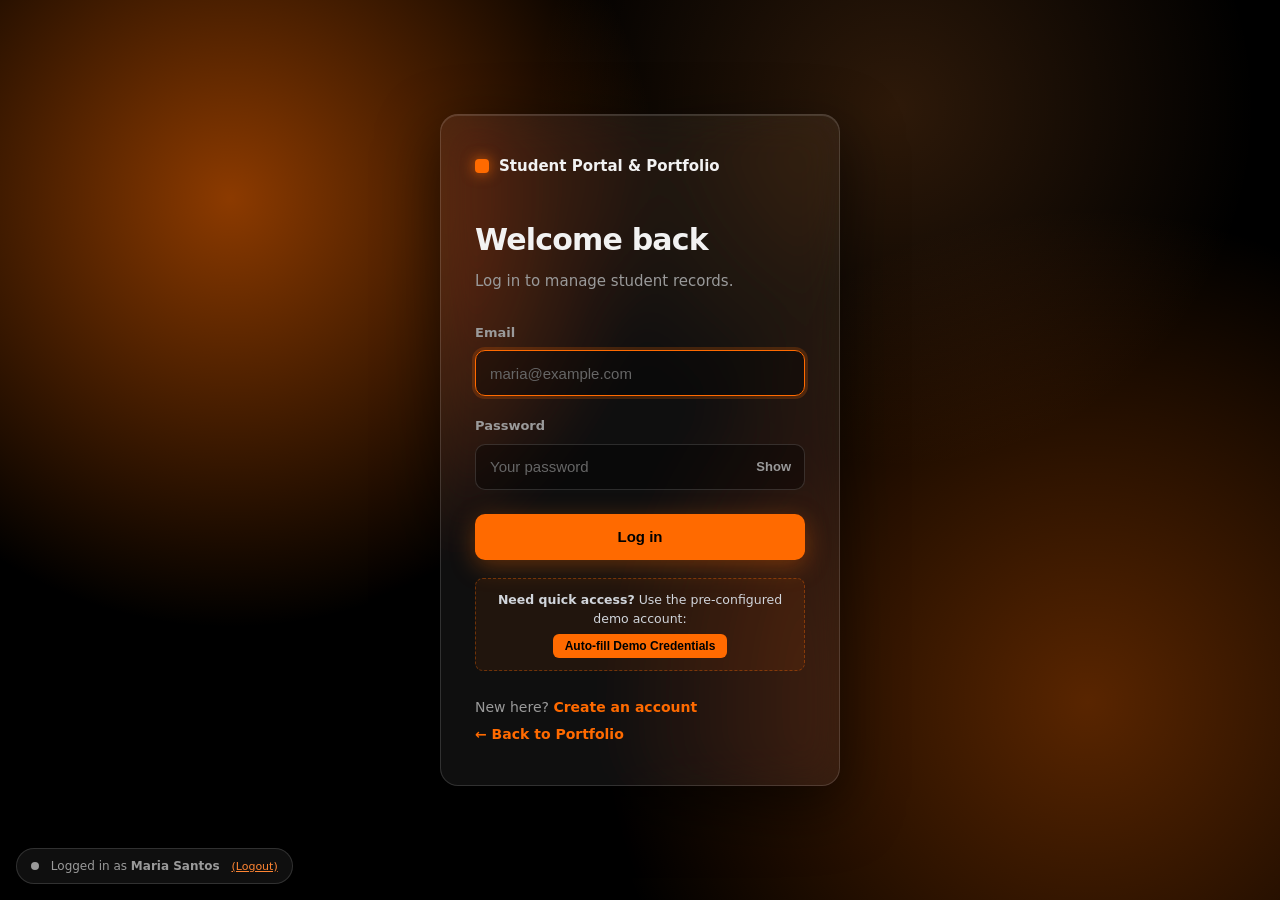
<file: login.html>
<!DOCTYPE html>
<html lang="en">
<head>
    <meta charset="UTF-8">
    <meta name="viewport" content="width=device-width, initial-scale=1">
    <title>Log in - Student Portal</title>
    <link rel="stylesheet" href="assets/css/auth.css">
    <style>
        .demo-box {
            margin-top: 18px;
            padding: 12px;
            border-radius: 8px;
            background: rgba(255, 106, 0, 0.08);
            border: 1px dashed rgba(255, 106, 0, 0.35);
            font-size: 12.5px;
            color: #d1d5db;
            text-align: center;
        }
        .demo-btn {
            display: inline-block;
            margin-top: 6px;
            padding: 5px 12px;
            border-radius: 6px;
            background: #ff6a00;
            color: #000;
            font-weight: 700;
            font-size: 12px;
            cursor: pointer;
            border: none;
        }
    </style>
</head>
<body>
<main class="auth">
    <a href="index.html" class="brand">Student Portal &amp; Portfolio</a>
    <h1>Welcome back</h1>
    <p class="sub">Log in to manage student records.</p>

    <!-- Error & Success Notices -->
    <div class="msg error" id="loginError" style="display: none;"></div>
    <div class="msg success" id="loginSuccess" style="display: none;"></div>

    <form id="loginForm" data-auth-form>
        <div class="field">
            <label for="email">Email</label>
            <input type="email" id="email" name="email" placeholder="maria@example.com"
                   autocomplete="email" required autofocus>
        </div>
        <div class="field">
            <label for="password">Password</label>
            <div class="pw">
                <input type="password" id="password" name="password" placeholder="Your password"
                       autocomplete="current-password" required>
                <button type="button" class="pw-toggle" aria-label="Show password">Show</button>
            </div>
        </div>
        <button type="submit" class="submit">Log in</button>
    </form>

    <div class="demo-box">
        <div><strong>Need quick access?</strong> Use the pre-configured demo account:</div>
        <button type="button" class="demo-btn" id="fillDemoBtn">Auto-fill Demo Credentials</button>
    </div>

    <p class="link-text">New here? <a href="signup.html">Create an account</a></p>
    <p class="link-text" style="margin-top: 6px;"><a href="index.html">&larr; Back to Portfolio</a></p>
</main>

<div class="status-indicator" id="authStatus"></div>

<script src="assets/js/db.js"></script>
<script src="assets/js/auth.js"></script>
<script>
    document.addEventListener("DOMContentLoaded", () => {
        const params = new URLSearchParams(window.location.search);
        const successBox = document.getElementById("loginSuccess");
        if (params.get("registered") === "1" && successBox) {
            successBox.textContent = "Account created successfully! You can log in now.";
            successBox.style.display = "block";
        } else if (params.get("loggedout") === "1" && successBox) {
            successBox.textContent = "You have been logged out.";
            successBox.style.display = "block";
        }

        // Demo credentials auto-fill
        const fillDemoBtn = document.getElementById("fillDemoBtn");
        if (fillDemoBtn) {
            fillDemoBtn.addEventListener("click", () => {
                document.getElementById("email").value = "maria@example.com";
                document.getElementById("password").value = "Password123!";
            });
        }
    });
</script>
</body>
</html>
</file>
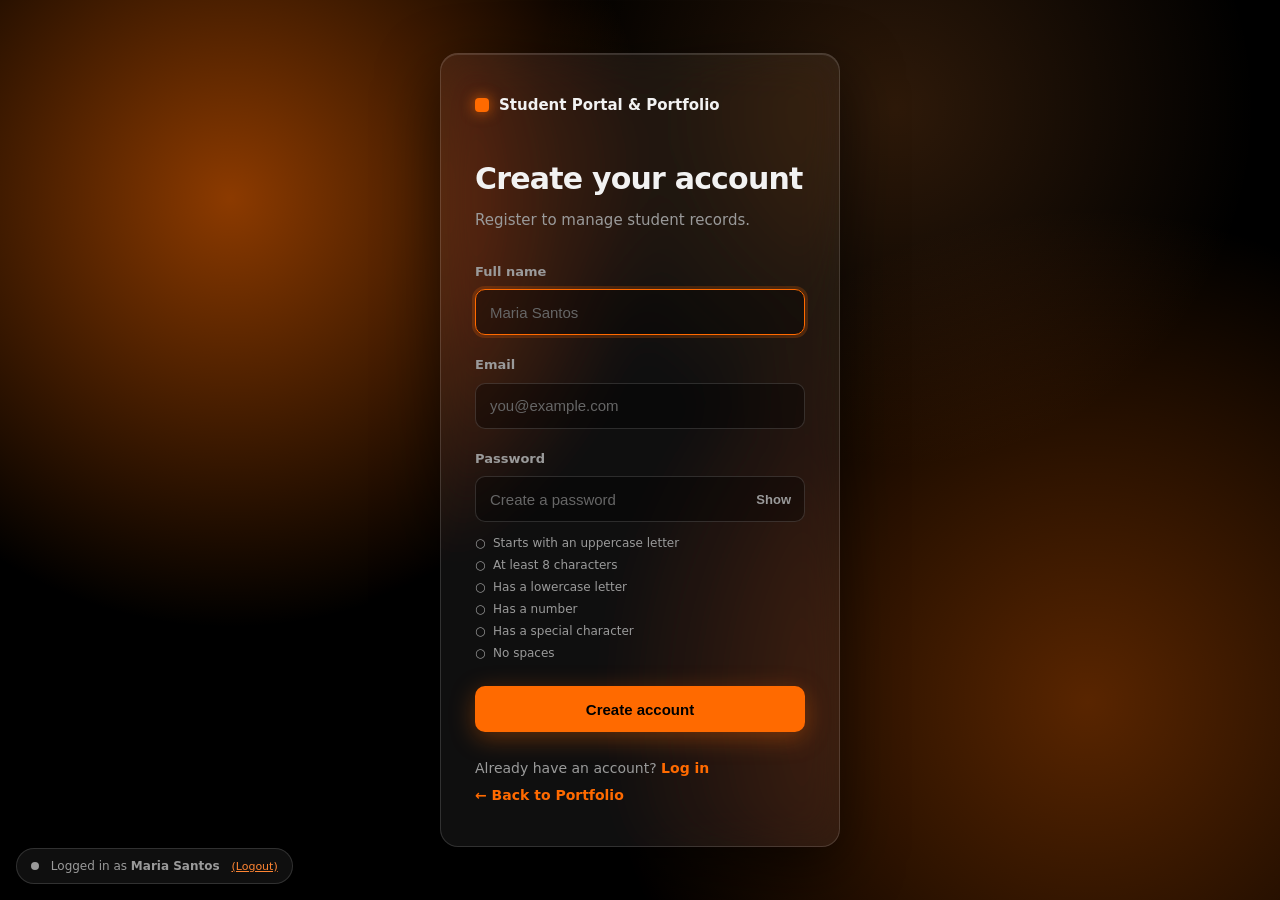
<file: signup.html>
<!DOCTYPE html>
<html lang="en">
<head>
    <meta charset="UTF-8">
    <meta name="viewport" content="width=device-width, initial-scale=1">
    <title>Sign Up - Student Portal</title>
    <link rel="stylesheet" href="assets/css/auth.css">
</head>
<body>
<main class="auth">
    <a href="index.html" class="brand">Student Portal &amp; Portfolio</a>
    <h1>Create your account</h1>
    <p class="sub">Register to manage student records.</p>

    <!-- Notices -->
    <div class="msg error" id="signupError" style="display: none;"></div>
    <div class="msg success" id="signupSuccess" style="display: none;"></div>

    <form id="signupForm" data-auth-form>
        <div class="field">
            <label for="name">Full name</label>
            <input type="text" id="name" name="name" placeholder="Maria Santos"
                   autocomplete="name" required autofocus>
        </div>
        <div class="field">
            <label for="email">Email</label>
            <input type="email" id="email" name="email" placeholder="you@example.com"
                   autocomplete="email" required>
        </div>
        <div class="field">
            <label for="password">Password</label>
            <div class="pw">
                <input type="password" id="password" name="password" placeholder="Create a password"
                       autocomplete="new-password" required minlength="8" maxlength="72">
                <button type="button" class="pw-toggle" aria-label="Show password">Show</button>
            </div>
            <ul class="rules" id="pwRules">
                <li data-rule="upper">Starts with an uppercase letter</li>
                <li data-rule="length">At least 8 characters</li>
                <li data-rule="lower">Has a lowercase letter</li>
                <li data-rule="number">Has a number</li>
                <li data-rule="special">Has a special character</li>
                <li data-rule="space">No spaces</li>
            </ul>
        </div>
        <button type="submit" class="submit">Create account</button>
    </form>

    <p class="link-text">Already have an account? <a href="login.html">Log in</a></p>
    <p class="link-text" style="margin-top: 6px;"><a href="index.html">&larr; Back to Portfolio</a></p>
</main>

<div class="status-indicator" id="authStatus"></div>

<script src="assets/js/db.js"></script>
<script src="assets/js/auth.js"></script>
</body>
</html>
</file>
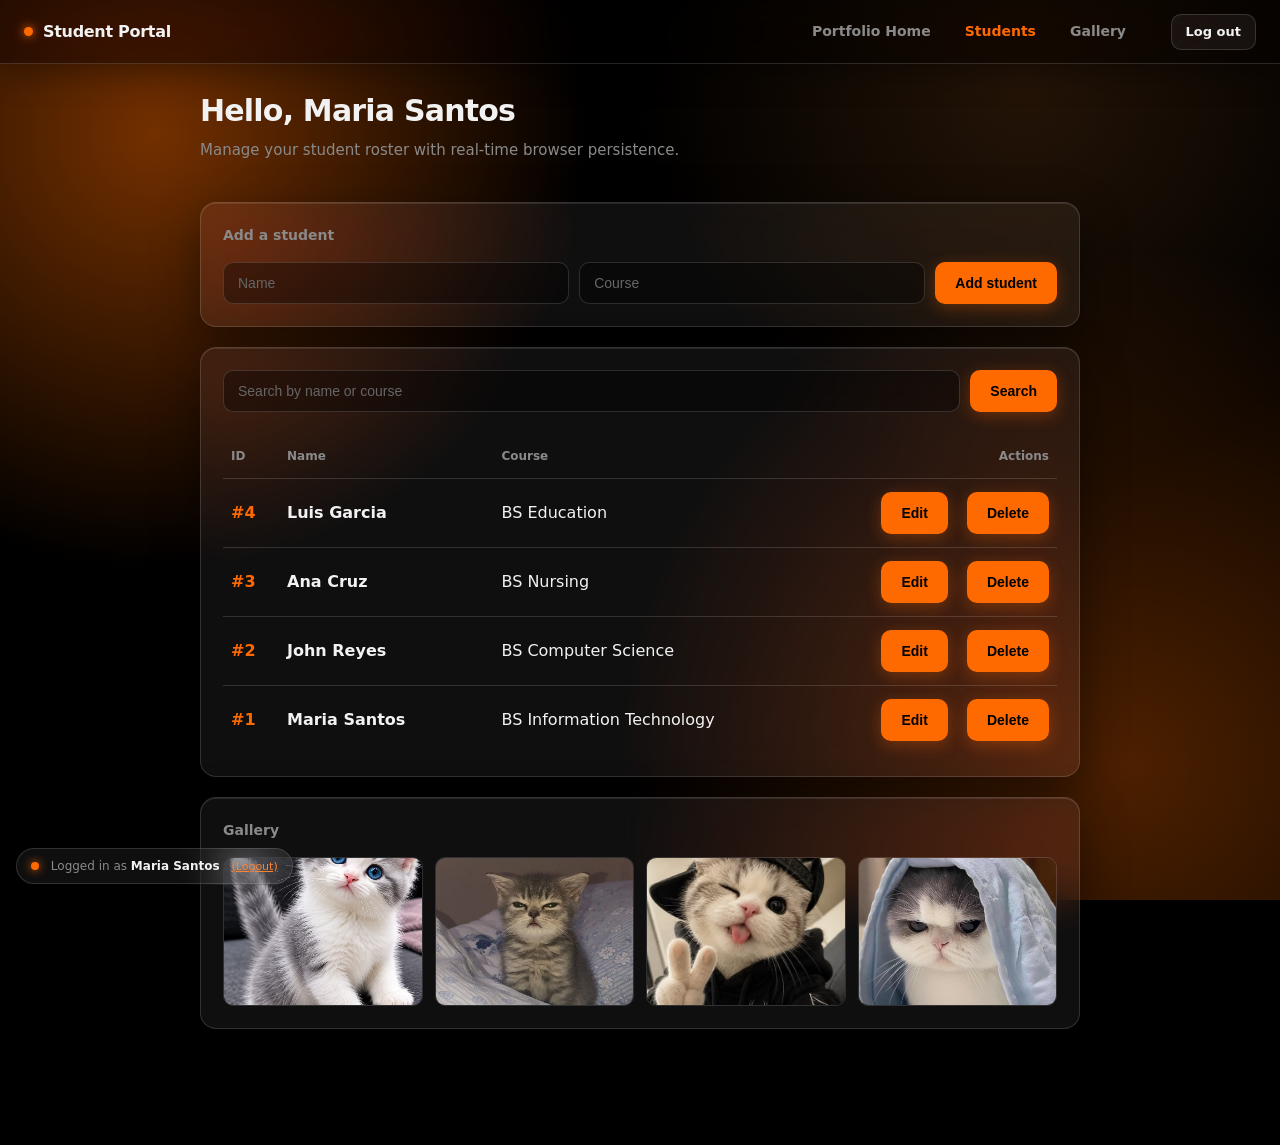
<file: student-portal.html>
<!DOCTYPE html>
<html lang="en">
<head>
    <meta charset="UTF-8">
    <meta name="viewport" content="width=device-width, initial-scale=1">
    <title>Student Portal - Dashboard</title>
    <link rel="stylesheet" href="assets/css/style.css">
    <style>
        /* Additional polish for standalone view */
        .toast-notify {
            position: fixed;
            top: 80px;
            right: 24px;
            background: rgba(20, 20, 24, 0.95);
            border: 1px solid var(--accent);
            padding: 12px 20px;
            border-radius: 8px;
            font-size: 13px;
            font-weight: 600;
            color: #fff;
            display: none;
            z-index: 999;
            box-shadow: 0 10px 30px rgba(0,0,0,0.7);
        }
        .toast-notify.show { display: block; }
    </style>
</head>
<body>

<!-- Navigation Bar -->
<nav class="navbar">
    <a href="index.html" class="brand">Student Portal</a>
    <ul>
        <li><a href="index.html">Portfolio Home</a></li>
        <li><a href="student-portal.html" class="active" style="color: var(--accent);">Students</a></li>
        <li><a href="#gallery">Gallery</a></li>
    </ul>
</nav>

<a href="#" class="butt" data-logout-btn>Log out</a>

<main class="page">
    <h1 id="welcomeGreeting">Student Records</h1>
    <p class="sub">Manage your student roster with real-time browser persistence.</p>

    <!-- Add / Edit Form Panel -->
    <section class="panel">
        <h2 id="formTitle">Add a student</h2>
        <form id="studentForm" class="student-form">
            <input type="hidden" id="studentId" value="">
            <input type="text" id="studentName" placeholder="Name" aria-label="Name" required>
            <input type="text" id="studentCourse" placeholder="Course" aria-label="Course" required>
            <button type="submit" id="formSubmitBtn">Add student</button>
            <button type="button" id="formCancelBtn" class="cancel" style="display:none; background:none; border:none; cursor:pointer;">Cancel</button>
        </form>
    </section>

    <!-- Search & Records Panel -->
    <section class="panel">
        <form id="searchForm" class="student-form search">
            <input type="text" id="searchInput" placeholder="Search by name or course" aria-label="Search">
            <button type="submit">Search</button>
            <button type="button" id="resetSearchBtn" class="cancel" style="display:none; background:none; border:none; cursor:pointer;">Reset</button>
        </form>

        <table>
            <thead>
                <tr>
                    <th>ID</th>
                    <th>Name</th>
                    <th>Course</th>
                    <th style="text-align: right;">Actions</th>
                </tr>
            </thead>
            <tbody id="studentTableBody">
                <!-- Rendered dynamically by assets/js/student-portal.js -->
            </tbody>
        </table>
    </section>

    <!-- Gallery Panel -->
    <section class="panel" id="gallery">
        <h2>Gallery</h2>
        <div class="gallery">
            <img src="assets/img/1.jpg" alt="Student Life 1">
            <img src="assets/img/2.jpg" alt="Student Life 2">
            <img src="assets/img/3.jpg" alt="Student Life 3">
            <img src="assets/img/4.jpg" alt="Student Life 4">
        </div>
    </section>
</main>

<!-- Status Toast -->
<div class="portal-toast" id="portalToast"></div>

<!-- Status indicator (bottom-left) -->
<div class="status-indicator" id="authStatus"></div>

<!-- Scripts -->
<script src="assets/js/db.js"></script>
<script src="assets/js/student-portal.js"></script>
<script src="assets/js/auth.js"></script>
<script>
    document.addEventListener("DOMContentLoaded", () => {
        const user = DB.getCurrentUser();
        const greeting = document.getElementById("welcomeGreeting");
        if (greeting && user) {
            greeting.textContent = `Hello, ${user.name}`;
        }
    });
</script>
</body>
</html>
</file>
<file: assets/css/auth.css>
/* Auth pages: glassmorphism, black + orange */
:root {
    --bg: #000;
    --glass: rgba(255, 255, 255, 0.06);
    --glass-strong: rgba(255, 255, 255, 0.09);
    --line: rgba(255, 255, 255, 0.14);
    --text: #f2f2f2;
    --muted: #9a9a9a;
    --accent: #ff6a00;
    --accent-hover: #ff8533;
    --error: #ff6b6b;
    --ok: #6fd98a;
}

* { box-sizing: border-box; }

body {
    display: flex;
    justify-content: center;
    align-items: center;
    min-height: 100vh;
    margin: 0;
    padding: 32px 24px;
    background: var(--bg);
    color: var(--text);
    font-family: "Segoe UI", system-ui, -apple-system, Helvetica, Arial, sans-serif;
    line-height: 1.5;
}

/* Soft orange light behind the glass, this is what gets blurred */
body::before {
    content: "";
    position: fixed;
    inset: 0;
    z-index: -1;
    background:
        radial-gradient(circle at 18% 22%, rgba(255, 106, 0, .55), transparent 34%),
        radial-gradient(circle at 85% 78%, rgba(255, 106, 0, .35), transparent 38%),
        radial-gradient(circle at 70% 12%, rgba(255, 140, 50, .18), transparent 30%);
}

.auth {
    width: 100%;
    max-width: 400px;
    padding: 40px 34px;
    background: var(--glass);
    -webkit-backdrop-filter: blur(22px) saturate(140%);
    backdrop-filter: blur(22px) saturate(140%);
    border: 1px solid var(--line);
    border-radius: 18px;
    box-shadow: 0 20px 60px rgba(0, 0, 0, .55), inset 0 1px 0 rgba(255, 255, 255, .12);
}

.brand {
    display: inline-flex;
    align-items: center;
    gap: 10px;
    margin-bottom: 40px;
    color: var(--text);
    font-size: 15px;
    font-weight: 700;
    text-decoration: none;
}
.brand::before {
    content: "";
    width: 14px;
    height: 14px;
    background: var(--accent);
    border-radius: 4px;
    box-shadow: 0 0 14px rgba(255, 106, 0, .8);
}

h1 { margin: 0 0 8px; font-size: 30px; font-weight: 700; letter-spacing: -0.8px; }
.sub { margin: 0 0 30px; font-size: 15px; color: var(--muted); }

/* Messages */
.msg {
    margin: 0 0 22px;
    padding: 10px 14px;
    font-size: 13px;
    background: rgba(0, 0, 0, .35);
    border: 1px solid var(--line);
    border-left: 3px solid var(--muted);
    border-radius: 8px;
}
.msg.error   { border-left-color: var(--error); color: var(--error); }
.msg.success { border-left-color: var(--ok);    color: var(--ok); }

/* Form */
form { display: flex; flex-direction: column; gap: 20px; }

.field label { display: block; margin-bottom: 8px; font-size: 13px; font-weight: 600; color: var(--muted); }
.field input {
    width: 100%;
    height: 46px;
    padding: 0 14px;
    background: rgba(0, 0, 0, .35);
    color: var(--text);
    border: 1px solid var(--line);
    border-radius: 10px;
    font-size: 15px;
    transition: border-color .15s ease, box-shadow .15s ease;
}
.field input::placeholder { color: #666; }
.field input:focus {
    border-color: var(--accent);
    box-shadow: 0 0 0 3px rgba(255, 106, 0, .2);
    outline: none;
}

/* Password */
.pw { position: relative; }
.pw input { padding-right: 64px; }
.pw-toggle {
    position: absolute;
    top: 0;
    right: 0;
    height: 46px;
    padding: 0 14px;
    background: none;
    border: none;
    color: var(--muted);
    font-size: 13px;
    font-weight: 600;
    cursor: pointer;
}
.pw-toggle:hover { color: var(--accent); }

/* Password rules checklist */
.rules { margin: 12px 0 0; padding: 0; list-style: none; display: grid; gap: 4px; }
.rules li { font-size: 12px; color: var(--muted); transition: color .15s ease; }
.rules li::before { content: "\25CB"; display: inline-block; width: 18px; }
.rules li.ok { color: var(--ok); }
.rules li.ok::before { content: "\2713"; }

.submit {
    height: 46px;
    margin-top: 4px;
    background: var(--accent);
    color: #000;
    border: none;
    border-radius: 10px;
    font-size: 15px;
    font-weight: 700;
    cursor: pointer;
    box-shadow: 0 6px 24px rgba(255, 106, 0, .35);
    transition: background-color .15s ease, box-shadow .15s ease;
}
.submit:hover { background: var(--accent-hover); box-shadow: 0 8px 28px rgba(255, 106, 0, .5); }
.submit:disabled { opacity: .6; cursor: wait; }

.submit:focus-visible, .pw-toggle:focus-visible,
.brand:focus-visible, .link-text a:focus-visible {
    outline: 2px solid var(--text);
    outline-offset: 2px;
}

.link-text { margin: 26px 0 0; font-size: 14px; color: var(--muted); }
.link-text a { color: var(--accent); font-weight: 600; text-decoration: none; }
.link-text a:hover { text-decoration: underline; }

/* Status indicator (bottom-left) */
.status-indicator {
    position: fixed;
    left: 16px;
    bottom: 16px;
    padding: 8px 14px;
    font-size: 12px;
    color: var(--muted);
    background: var(--glass);
    -webkit-backdrop-filter: blur(14px);
    backdrop-filter: blur(14px);
    border: 1px solid var(--line);
    border-radius: 999px;
}
.status-indicator .dot {
    display: inline-block;
    width: 8px;
    height: 8px;
    margin-right: 8px;
    border-radius: 50%;
    background: var(--muted);
}

@media (max-width: 440px) {
    .auth { padding: 32px 22px; }
}
</file>
<file: assets/css/style.css>
/* Student portal dashboard: minimal, black + orange */
:root {
    --bg: #000;
    --surface: #111;
    --field: #1b1b1b;
    --line: #2b2b2b;
    --text: #f2f2f2;
    --muted: #8a8a8a;
    --accent: #ff6a00;
    --accent-hover: #ff8533;
}

* { box-sizing: border-box; }

body {
    margin: 0;
    padding: 0 24px 96px;
    background: var(--bg);
    color: var(--text);
    font-family: "Segoe UI", system-ui, -apple-system, Helvetica, Arial, sans-serif;
    line-height: 1.5;
}

.page { max-width: 880px; margin: 0 auto; padding-top: 88px; }

h1 {
    margin: 0 0 6px;
    font-size: 30px;
    font-weight: 700;
    letter-spacing: -0.8px;
}
.sub { margin: 0 0 40px; color: var(--muted); font-size: 15px; }

h2 {
    margin: 0 0 16px;
    font-size: 14px;
    font-weight: 600;
    color: var(--muted);
}

a { color: var(--accent); text-decoration: none; }
a:hover { color: var(--accent-hover); text-decoration: underline; }

/* Log out */
.butt {
    position: absolute;
    top: 24px;
    right: 24px;
    padding: 7px 14px;
    color: var(--text);
    border: 1px solid var(--line);
    border-radius: 6px;
    font-size: 13px;
    font-weight: 600;
    transition: border-color .15s ease, color .15s ease;
}
.butt:hover { color: var(--accent); border-color: var(--accent); text-decoration: none; }

/* Panels */
.panel {
    margin-bottom: 20px;
    padding: 22px;
    background: var(--surface);
    border: 1px solid var(--line);
    border-radius: 8px;
}

/* Forms */
.student-form { display: flex; flex-wrap: wrap; align-items: center; gap: 10px; }
.student-form input[type="text"] { flex: 1 1 180px; }

input[type="text"] {
    height: 42px;
    padding: 0 14px;
    background: var(--field);
    color: var(--text);
    border: 1px solid var(--line);
    border-radius: 6px;
    font-size: 14px;
    transition: border-color .15s ease;
}
input[type="text"]::placeholder { color: #666; }
input[type="text"]:focus { border-color: var(--accent); outline: none; }

button {
    height: 42px;
    padding: 0 20px;
    background: var(--accent);
    color: #000;
    border: none;
    border-radius: 6px;
    font-size: 14px;
    font-weight: 700;
    cursor: pointer;
    transition: background-color .15s ease;
}
button:hover { background: var(--accent-hover); }

.cancel { color: var(--muted); font-size: 14px; }

button:focus-visible, a:focus-visible, input:focus-visible {
    outline: 2px solid var(--text);
    outline-offset: 2px;
}

/* Table */
table { width: 100%; margin-top: 18px; border-collapse: collapse; }
.search + table { margin-top: 22px; }
th, td {
    padding: 13px 8px;
    text-align: left;
    border-bottom: 1px solid var(--line);
}
th { color: var(--muted); font-size: 12px; font-weight: 600; }
tr:last-child td { border-bottom: none; }
td.id { width: 56px; color: var(--accent); font-weight: 600; }
td.actions { width: 120px; text-align: right; white-space: nowrap; }
td.actions > * { margin-left: 14px; }
td.empty { padding: 36px 8px; text-align: center; color: var(--muted); }
tbody tr:hover td, tr:hover td:not(.empty) { background: #161616; }

/* Delete looks like a link */
.inline-form { display: inline; }
.link-btn {
    height: auto;
    padding: 0;
    background: none;
    color: var(--muted);
    font: inherit;
    font-weight: 400;
}
.link-btn:hover { background: none; color: #ff5d5d; text-decoration: underline; }

/* Status indicator (bottom-left) */
.status-indicator {
    position: fixed;
    left: 16px;
    bottom: 16px;
    padding: 8px 14px;
    font-size: 12px;
    color: var(--muted);
    background: var(--surface);
    border: 1px solid var(--line);
    border-radius: 999px;
}
.status-indicator strong { color: var(--text); font-weight: 600; }
.status-indicator .dot {
    display: inline-block;
    width: 8px;
    height: 8px;
    margin-right: 8px;
    border-radius: 50%;
    background: var(--accent);
    box-shadow: 0 0 8px var(--accent);
}
.status-indicator.flash { animation: pulse 1s ease-in-out 3; }
@keyframes pulse { 50% { border-color: var(--accent); } }

@media (prefers-reduced-motion: reduce) {
    .status-indicator.flash { animation: none; }
}

@media (max-width: 560px) {
    .page { padding-top: 96px; }
    .panel { padding: 16px; }
    th, td { padding: 11px 4px; font-size: 14px; }
    td.actions { width: auto; }
}


/* ================= Glassmorphism ================= */
:root {
    --surface: rgba(255, 255, 255, 0.06);
    --field: rgba(0, 0, 0, 0.35);
    --line: rgba(255, 255, 255, 0.14);
}

body::before {
    content: "";
    position: fixed;
    inset: 0;
    z-index: -1;
    background:
        radial-gradient(circle at 12% 15%, rgba(255, 106, 0, .45), transparent 32%),
        radial-gradient(circle at 88% 85%, rgba(255, 106, 0, .30), transparent 38%),
        radial-gradient(circle at 80% 10%, rgba(255, 140, 50, .14), transparent 30%);
}

.panel, .butt, .status-indicator {
    -webkit-backdrop-filter: blur(20px) saturate(140%);
    backdrop-filter: blur(20px) saturate(140%);
}
.panel {
    border-radius: 16px;
    box-shadow: 0 16px 48px rgba(0, 0, 0, .45), inset 0 1px 0 rgba(255, 255, 255, .1);
}
.butt { background: rgba(255, 255, 255, .06); border-radius: 10px; }
input[type="text"] { border-radius: 10px; }
input[type="text"]:focus { box-shadow: 0 0 0 3px rgba(255, 106, 0, .2); }
button { border-radius: 10px; box-shadow: 0 4px 16px rgba(255, 106, 0, .3); }
.link-btn { box-shadow: none; }
tbody tr:hover td, tr:hover td:not(.empty) { background: rgba(255, 255, 255, .05); }
.status-indicator .dot { box-shadow: 0 0 10px var(--accent); }


/* ===== Added: navbar + gallery (matches black + orange glassmorphism) ===== */

html { scroll-behavior: smooth; }

/* Navigation bar: fixed glass bar across the top (the page's 88px top padding clears it) */
.navbar {
    position: fixed;
    top: 0;
    left: 0;
    right: 0;
    z-index: 100;
    height: 64px;
    padding: 0 140px 0 24px; /* right space = Log out button */
    display: flex;
    align-items: center;
    justify-content: space-between;
    gap: 20px;
    background: rgba(0, 0, 0, .45);
    border-bottom: 1px solid var(--line);
    box-shadow: 0 8px 32px rgba(0, 0, 0, .35);
    -webkit-backdrop-filter: blur(20px) saturate(140%);
    backdrop-filter: blur(20px) saturate(140%);
}
.navbar .brand {
    display: flex;
    align-items: center;
    color: var(--text);
    font-size: 16px;
    font-weight: 700;
    letter-spacing: -0.3px;
    white-space: nowrap;
}
.navbar .brand::before {
    content: "";
    width: 9px;
    height: 9px;
    margin-right: 10px;
    border-radius: 50%;
    background: var(--accent);
    box-shadow: 0 0 10px var(--accent);
}
.navbar .brand:hover { color: var(--accent); text-decoration: none; }

.navbar ul {
    display: flex;
    align-items: center;
    gap: 6px;
    margin: 0;
    padding: 0;
    list-style: none;
}
.navbar ul a {
    position: relative;
    display: block;
    padding: 8px 14px;
    color: var(--muted);
    font-size: 14px;
    font-weight: 600;
    border-radius: 10px;
    transition: color .15s ease, background-color .15s ease;
}
.navbar ul a::after {
    content: "";
    position: absolute;
    left: 14px;
    right: 14px;
    bottom: 3px;
    height: 2px;
    border-radius: 2px;
    background: var(--accent);
    box-shadow: 0 0 8px var(--accent);
    transform: scaleX(0);
    transition: transform .2s ease;
}
.navbar ul a:hover {
    color: var(--accent);
    background: rgba(255, 255, 255, .06);
    text-decoration: none;
}
.navbar ul a:hover::after { transform: scaleX(1); }

/* Log out button sits inside the bar, above it */
.butt {
    position: fixed;
    top: 14px;
    right: 24px;
    z-index: 101;
}

/* Gallery */
#gallery { scroll-margin-top: 88px; }

.gallery {
    display: grid;
    grid-template-columns: repeat(4, 1fr);
    gap: 12px;
}
.gallery img {
    display: block;
    width: 100%;
    height: auto;
    aspect-ratio: 4 / 3;
    object-fit: cover;
    border: 1px solid var(--line);
    border-radius: 10px;
    cursor: pointer;
    transition: transform .25s ease, border-color .25s ease, box-shadow .25s ease, filter .25s ease;
}
/* point at one image: it lifts, glows orange; the others dim */
.gallery:hover img:not(:hover) { filter: brightness(.55) saturate(.8); }
.gallery img:hover {
    transform: translateY(-4px) scale(1.06);
    border-color: var(--accent);
    box-shadow: 0 10px 28px rgba(255, 106, 0, .4);
    position: relative;
    z-index: 1;
}

@media (max-width: 560px) {
    .navbar { padding: 0 108px 0 16px; gap: 10px; }
    .navbar .brand { font-size: 0; }          /* keep just the glowing dot */
    .navbar .brand::before { margin-right: 0; }
    .navbar ul { gap: 0; }
    .navbar ul a { padding: 8px 10px; font-size: 13px; }
    .navbar ul a::after { left: 10px; right: 10px; }
    .butt { right: 16px; }
    .gallery { gap: 8px; }
    .gallery img { border-radius: 8px; }
}

@media (prefers-reduced-motion: reduce) {
    html { scroll-behavior: auto; }
    .navbar ul a::after, .gallery img { transition: none; }
    .gallery img:hover { transform: none; }
}
</file>
